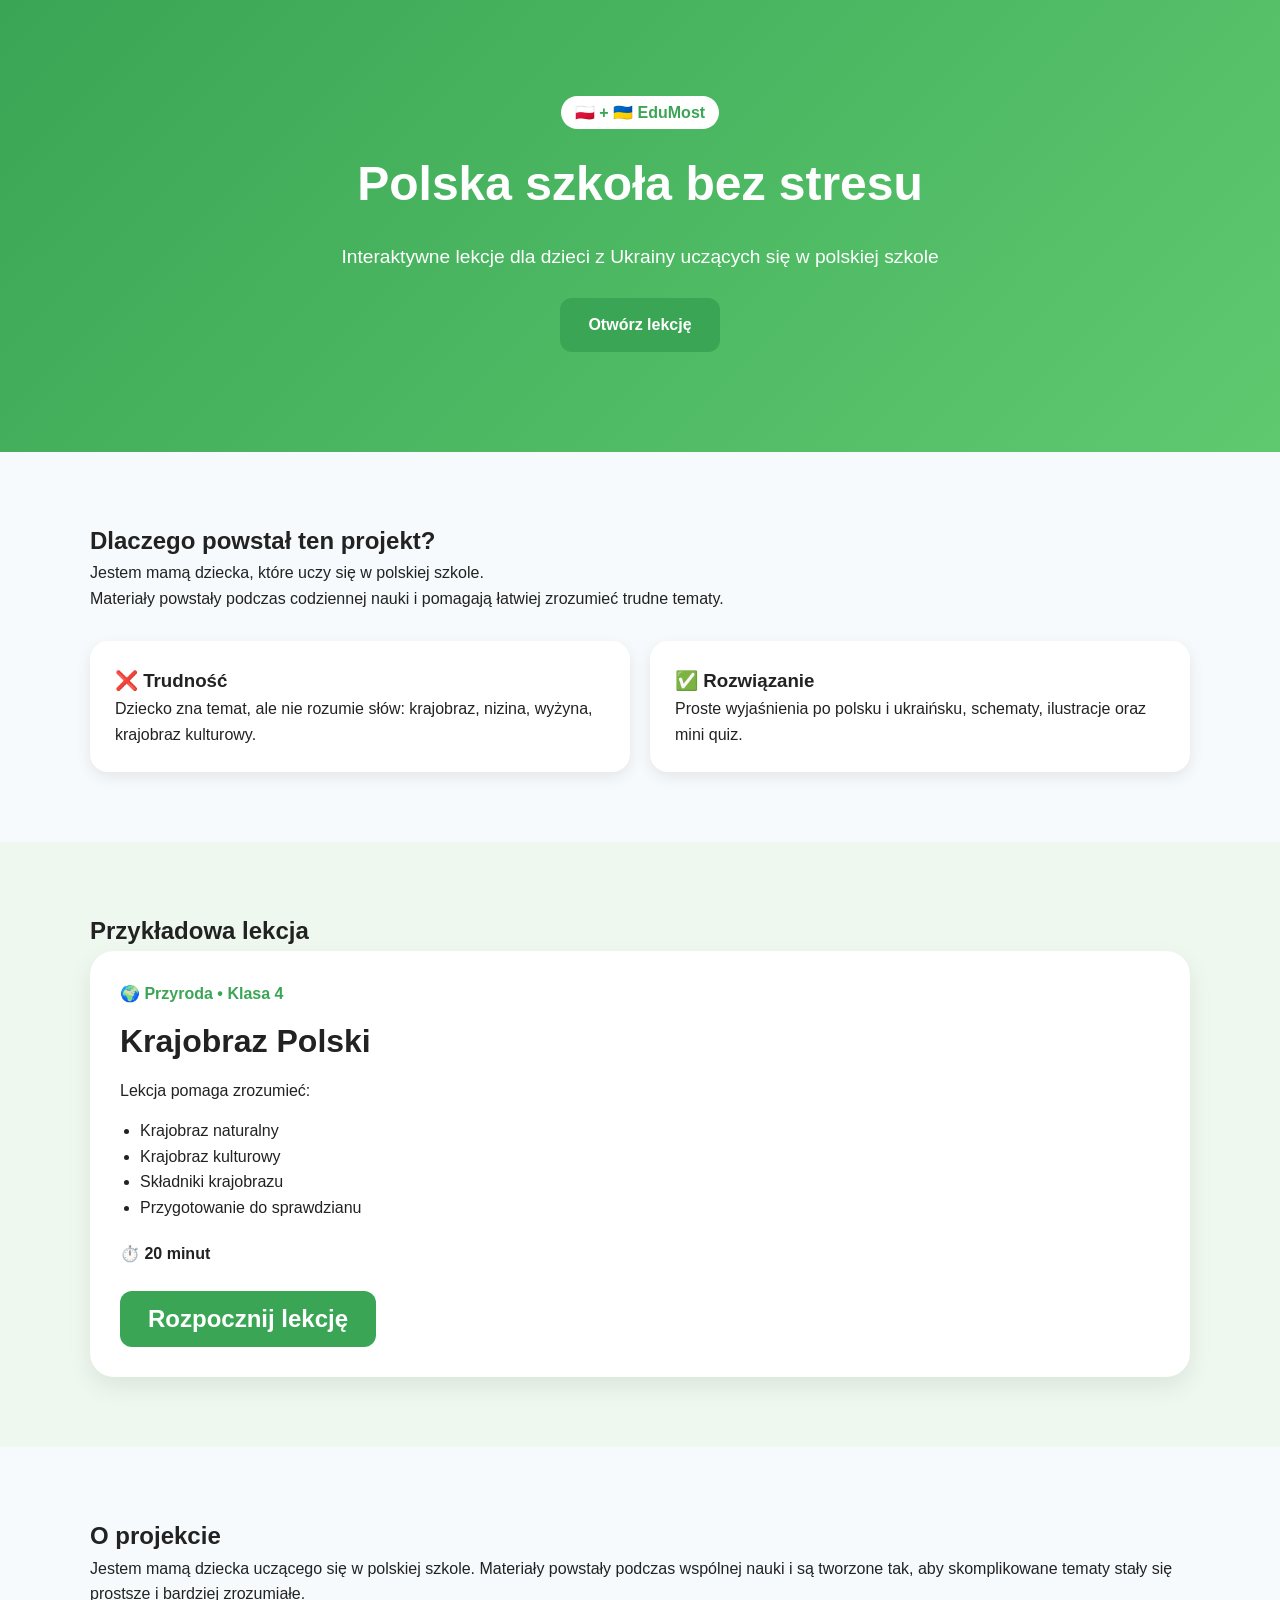
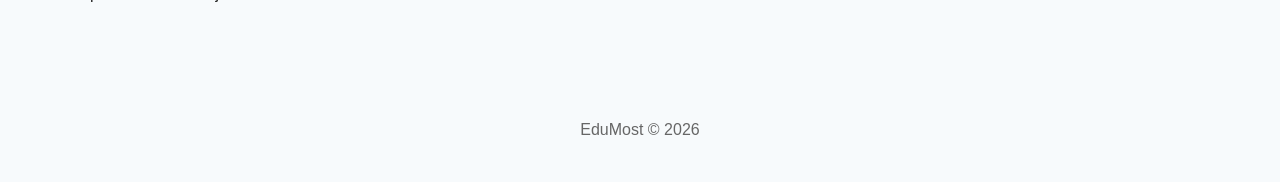
<file: index.html>
<!DOCTYPE html>
<html lang="pl">
<head>
<meta charset="UTF-8">
<meta name="viewport" content="width=device-width, initial-scale=1.0">

<title>EduMost | Krajobraz Polski</title>

<link rel="stylesheet" href="style.css">
</head>

<body>

<header class="hero">

    <div class="hero-content">

        <span class="badge">🇵🇱 + 🇺🇦 EduMost</span>

        <h1>Polska szkoła bez stresu</h1>

        <p class="subtitle">
            Interaktywne lekcje dla dzieci z Ukrainy uczących się w polskiej szkole
        </p>

        <a href="#lesson" class="btn">
            Otwórz lekcję
        </a>

    </div>

</header>

<section class="problem">

    <div class="container">

        <h2>Dlaczego powstał ten projekt?</h2>

        <p>
            Jestem mamą dziecka, które uczy się w polskiej szkole.
        </p>
        <p>Materiały powstały podczas codziennej nauki i pomagają łatwiej zrozumieć trudne tematy.</p>

        <div class="cards">

            <div class="card">
                <h3>❌ Trudność</h3>
                <p>
                    Dziecko zna temat, ale nie rozumie słów:
                    krajobraz, nizina, wyżyna, krajobraz kulturowy.
                </p>
            </div>

            <div class="card">
                <h3>✅ Rozwiązanie</h3>
                <p>
                    Proste wyjaśnienia po polsku i ukraińsku,
                    schematy, ilustracje oraz mini quiz.
                </p>
            </div>

        </div>

    </div>

</section>

<section id="lesson" class="lesson-preview">

    <div class="container">

        <h2>Przykładowa lekcja</h2>

        <div class="lesson-card">

            <div class="lesson-info">

                <span class="subject">
                    🌍 Przyroda • Klasa 4
                </span>

                <h3>Krajobraz Polski</h3>

                <p>
                    Lekcja pomaga zrozumieć:
                </p>

                <ul>
                    <li>Krajobraz naturalny</li>
                    <li>Krajobraz kulturowy</li>
                    <li>Składniki krajobrazu</li>
                    <li>Przygotowanie do sprawdzianu</li>
                </ul>

                <div class="lesson-meta">
                    ⏱️ 20 minut
                </div>

                <button class="btn" id="openLesson" style="font-size: 1.5rem;">
                    Rozpocznij lekcję
                </button>

            </div>

        </div>

    </div>

</section>

<section class="about">

    <div class="container">

        <h2>O projekcie</h2>

        <p>
            Jestem mamą dziecka uczącego się w polskiej szkole.
            Materiały powstały podczas wspólnej nauki i są tworzone
            tak, aby skomplikowane tematy stały się prostsze i bardziej zrozumiałe.
        </p>

    </div>

</section>

<footer>

    <p>
        EduMost © 2026
    </p>

</footer>

<script src="script.js"></script>

</body>
</html>
</file>
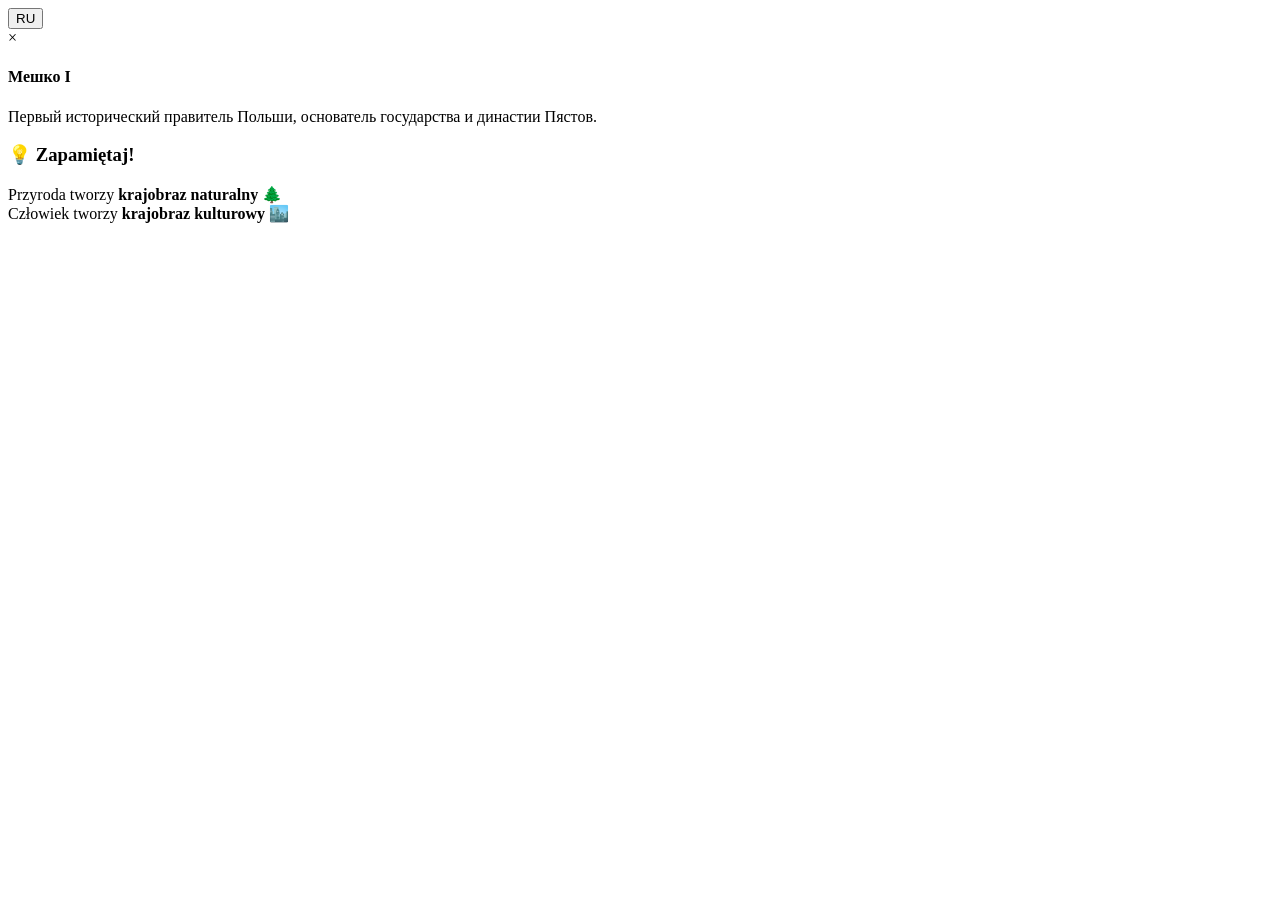
<file: zagonowka.html>
<!DOCTYPE html>
<html lang="en">

<head>
    <meta charset="UTF-8">
    <meta name="viewport" content="width=device-width, initial-scale=1.0">
    <title>Document</title>
</head>

<body>
    <!-- RU -->
    <button class="ru-btn modal-trigger" data-modal="ru_1">RU</button>

    <div class="modal" data-modal="ru_1">
        <div class="modal-content">
            <span class="close">&times;</span>
            <h4>Мешко I</h4>
            <p>
                Первый исторический правитель Польши,
                основатель государства и династии Пястов.
            </p>
        </div>
    </div>
    <!--  -->

    <div class="remember-note">
        <h3>💡 Zapamiętaj!</h3>

        <p>
            Przyroda tworzy <strong>krajobraz naturalny</strong> 🌲<br>
            Człowiek tworzy <strong>krajobraz kulturowy</strong> 🏙️
        </p>
    </div>
</body>

</html>
</file>
<file: style.css>
/* style.css */

*{
margin:0;
padding:0;
box-sizing:border-box;
}

body{
font-family:Inter, Arial, sans-serif;
background:#f7fafc;
color:#222;
line-height:1.6;
}

.container{
width:90%;
max-width:1100px;
margin:auto;
}

.hero{
background:linear-gradient(135deg,#3aa655,#5ec96f);
color:white;
padding:100px 20px;
text-align:center;
}

.badge{
background:white;
color:#3aa655;
padding:8px 14px;
border-radius:30px;
font-weight:600;
}

.hero h1{
font-size:3rem;
margin:20px 0;
}

.subtitle{
font-size:1.2rem;
max-width:700px;
margin:auto;
}

.btn{
display:inline-block;
margin-top:25px;
padding:14px 28px;
border:none;
border-radius:12px;
/* background:white;
color:#3aa655; */
background:#3aa655;
color:white;
font-weight:700;
cursor:pointer;
text-decoration:none;
}
.btn:hover{
    background:#116326;
    color:white;
    scale: 0.9;
}

.problem{
padding:70px 0;
}

.cards{
display:grid;
grid-template-columns:repeat(auto-fit,minmax(250px,1fr));
gap:20px;
margin-top:30px;
}

.card{
background:white;
padding:25px;
border-radius:18px;
box-shadow:0 5px 15px rgba(0,0,0,.08);
}

.lesson-preview{
padding:70px 0;
background:#eef8ef;
}

.lesson-card{
background:white;
border-radius:24px;
padding:30px;
box-shadow:0 10px 25px rgba(0,0,0,.08);
}

.subject{
color:#3aa655;
font-weight:600;
}

.lesson-card h3{
font-size:2rem;
margin:10px 0;
}

.lesson-card ul{
margin-left:20px;
margin-top:15px;

}

.lesson-meta{
margin-top:20px;
font-weight:700;
}

.about{
padding:70px 0;
}

footer{
padding:40px;
text-align:center;
color:#666;
}
</file>
